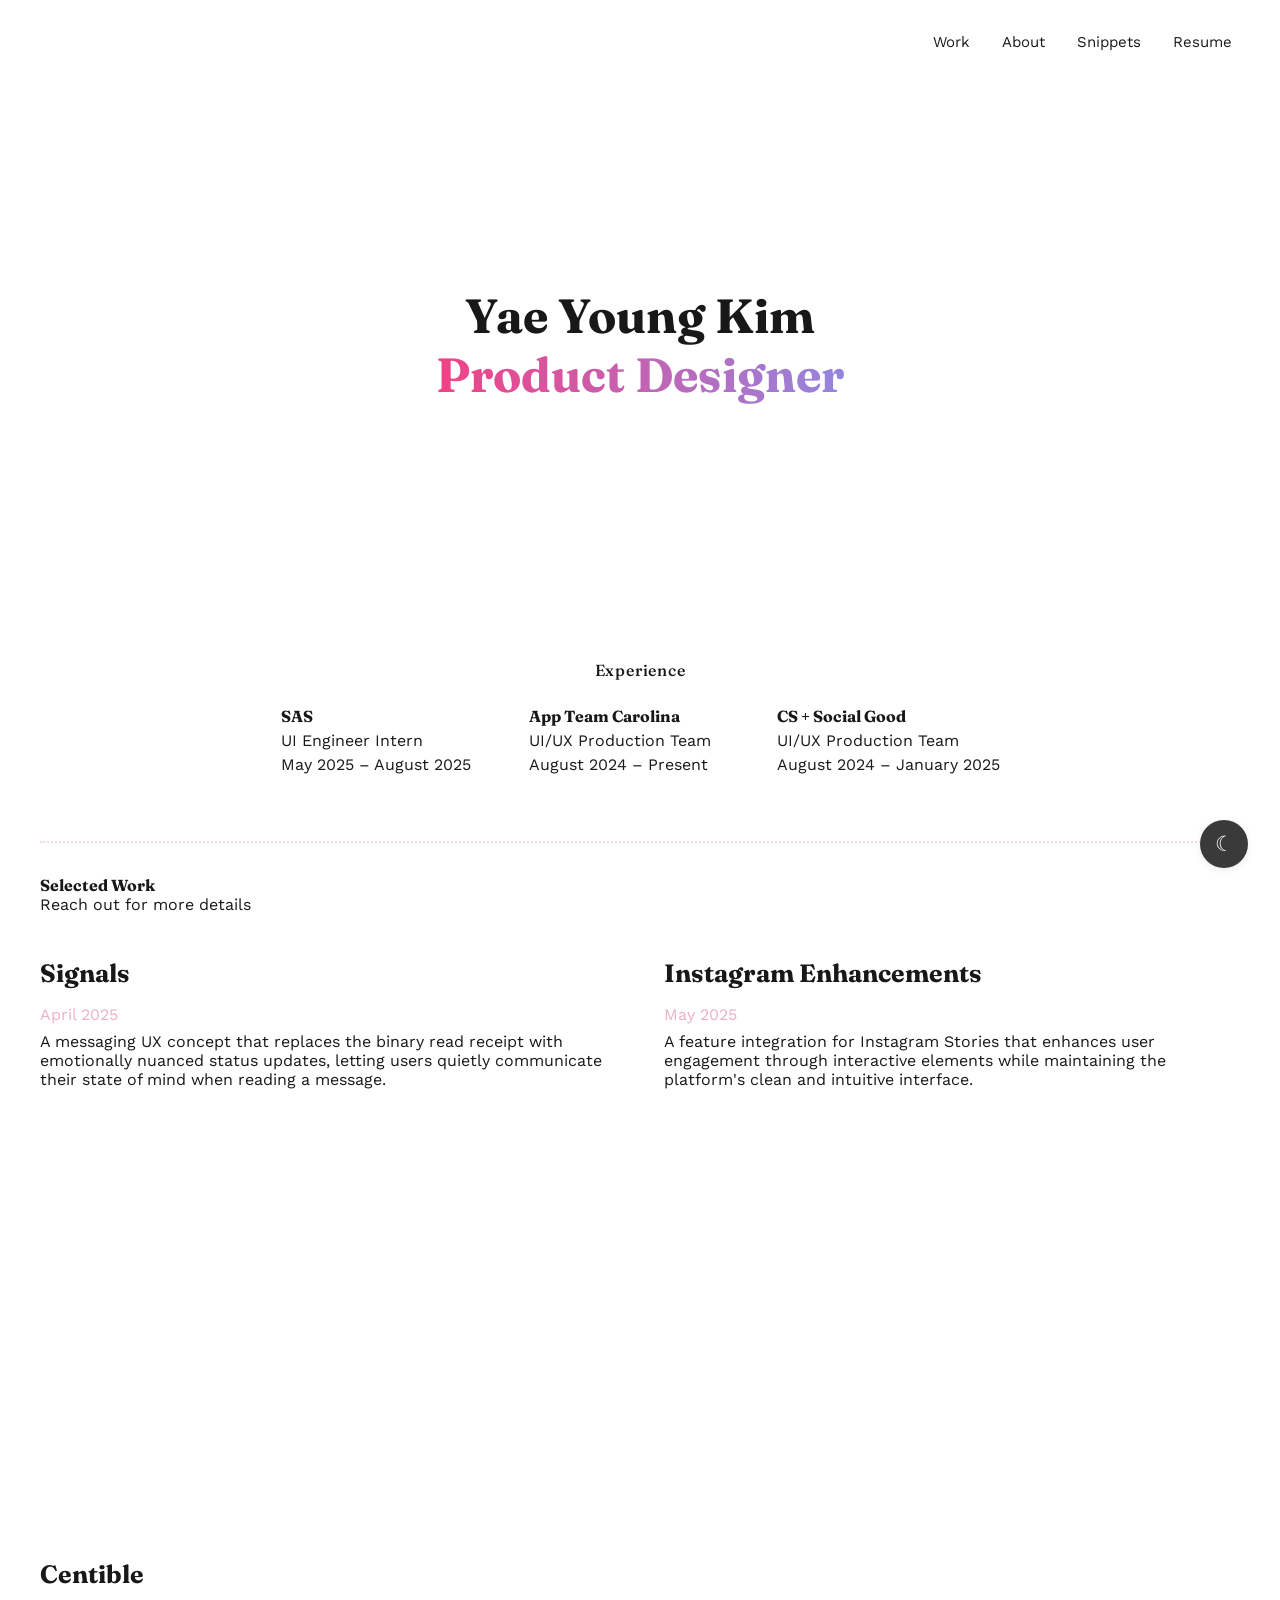
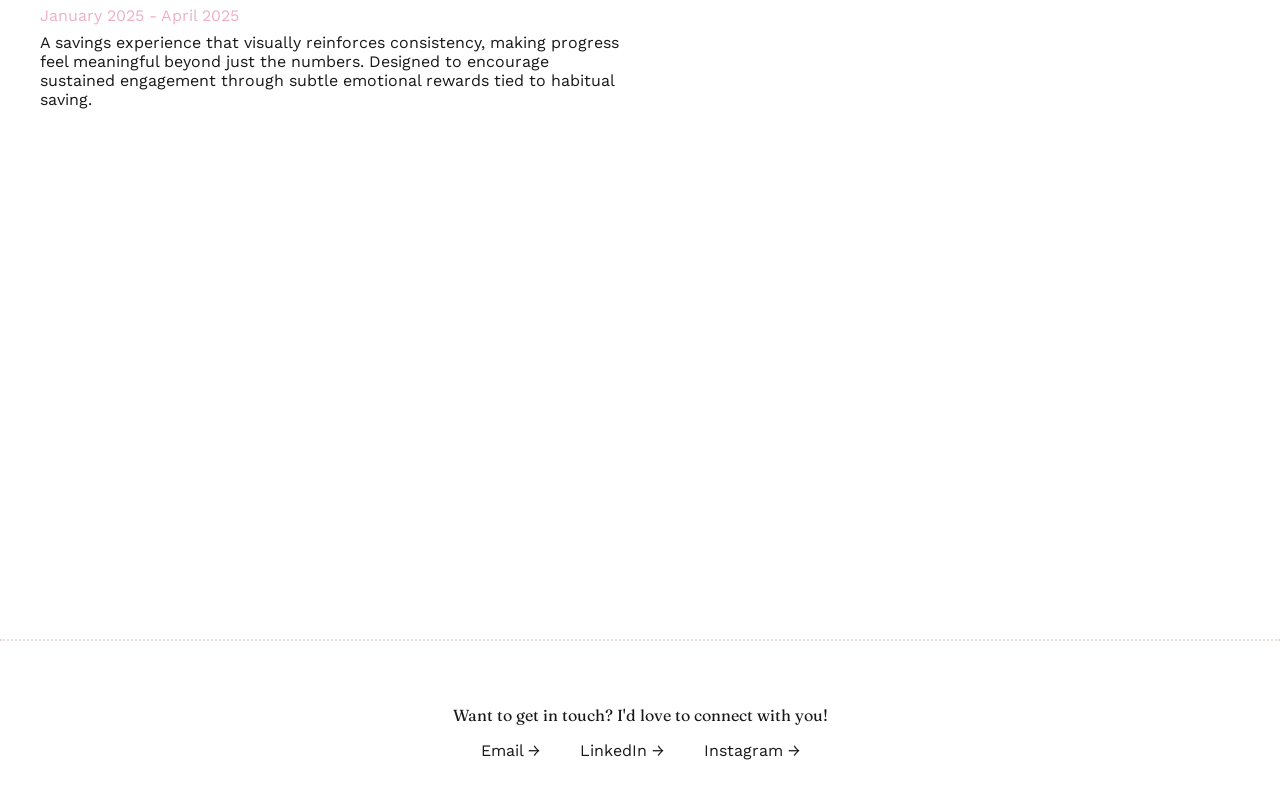
<file: index.html>
<!DOCTYPE html>
<html lang="en">
  <head>
    <meta charset="UTF-8" />
    <meta name="viewport" content="width=device-width, initial-scale=1.0" />
    <title>Yae Young Kim</title>
    <!-- Google Fonts -->
    <link
      href="https://fonts.googleapis.com/css2?family=Fraunces:wght@700&family=Work+Sans:wght@400;500;700&display=swap"
      rel="stylesheet"
    />
    <link rel="stylesheet" href="styles.css" />
    <link rel="icon" href="Images/loopy.png" type="image/x-icon" />
  </head>
  <body>
    <nav class="navbar">
      <ul>
        <li><a href="#work">Work</a></li>
        <li><a href="about.html">About</a></li>
        <li><a href="album.html">Snippets</a></li>
        <li>
          <a
            href="https://drive.google.com/file/d/1s6A3gieS58q5g8A9rHvCLJMA7dpZjDUs/view?usp=sharing"
            target="_blank"
            rel="noopener"
            >Resume</a
          >
        </li>
      </ul>
    </nav>
    <main>
      <section class="hero">
        <h1>
          Yae Young Kim<br /><span class="gradient-text">Product Designer</span>
        </h1>
      </section>
      <section id="work" class="experience">
        <h2 style="font-family: 'Fraunces', serif">Experience</h2>
        <div class="experience-list">
          <div>
            <strong>SAS</strong><br />
            UI Engineer Intern<br />
            May 2025 – August 2025
          </div>
          <div>
            <strong>App Team Carolina</strong><br />
            UI/UX Production Team<br />
            August 2024 – Present
          </div>
          <div>
            <strong>CS + Social Good</strong><br />
            UI/UX Production Team<br />
            August 2024 – January 2025
          </div>
        </div>
      </section>
      <section id="selected-work" class="selected-work">
        <div class="work-header">
          <div>
            <span class="work-label">Selected Work</span><br />
            <span class="work-sub">Reach out for more details</span>
          </div>
        </div>

        <!-- duri -->
        <!-- <div class="work-project">
          <div class="work-project-main">
            <div class="work-project-info">
              <h3 class="work-title">
                <a href="duri.html" class="work-title-link"
                  >Duri - Study Better, Together.
                  <span class="arrow">&rarr;</span></a
                >
              </h3>
              <div class="work-date">May 2025</div>
            </div>
            <div class="work-project-desc">Coming soon! Stay tuned.</div>
          </div>
          <div class="work-images">
            <a href="duri.html" class="work-image-link">
              <video
                src="#"
                class="work-img-desktop"
                autoplay
                loop
                muted
                playsinline
                poster="Images/instagram-poster.jpg"
              ></video>
              <span class="img-arrow">&rarr;</span>
            </a>
          </div>
        </div> -->

        <div class="work-project-row">
          <!-- Signals Card -->
          <div class="work-project">
            <div class="work-project-main">
              <div class="work-project-info">
                <h3 class="work-title">
                  <a href="signals.html" class="work-title-link"
                    >Signals <span class="arrow">&rarr;</span></a
                  >
                </h3>
                <div class="work-date">April 2025</div>
              </div>
              <div class="work-project-desc">
                A messaging UX concept that replaces the binary read receipt
                with emotionally nuanced status updates, letting users quietly
                communicate their state of mind when reading a message.
              </div>
            </div>
            <div class="work-images">
              <a href="signals.html" class="work-image-link"
                ><video
                  src="Images/signals.mp4"
                  class="work-img-desktop-small"
                  autoplay
                  loop
                  muted
                  playsinline
                ></video
              ></a>
            </div>
          </div>

          <!-- Instagram Enhancements Card -->
          <div class="work-project">
            <div class="work-project-main">
              <div class="work-project-info">
                <h3 class="work-title">
                  <a href="instagram.html" class="work-title-link"
                    >Instagram Enhancements <span class="arrow">&rarr;</span></a
                  >
                </h3>
                <div class="work-date">May 2025</div>
              </div>
              <div class="work-project-desc">
                A feature integration for Instagram Stories that enhances user
                engagement through interactive elements while maintaining the
                platform's clean and intuitive interface.
              </div>
            </div>
            <div class="work-images">
              <a href="instagram.html" class="work-image-link"
                ><video
                  src="Images/IG.mp4"
                  class="work-img-desktop-small"
                  autoplay
                  loop
                  muted
                  playsinline
                ></video
              ></a>
            </div>
          </div>
        </div>

        <!-- Centible Card -->
        <div class="work-project-row">
          <div class="work-project">
            <div class="work-project-main">
              <div class="work-project-info">
                <h3 class="work-title">
                  <a href="centible.html" class="work-title-link"
                    >Centible <span class="arrow">&rarr;</span></a
                  >
                </h3>
                <div class="work-date">January 2025 - April 2025</div>
              </div>
              <div class="work-project-desc">
                A savings experience that visually reinforces consistency,
                making progress feel meaningful beyond just the numbers.
                Designed to encourage sustained engagement through subtle
                emotional rewards tied to habitual saving.
              </div>
            </div>
            <div class="work-images">
              <a href="centible.html" class="work-image-link"
                ><video
                  src="Images/centible_cover.mp4"
                  class="work-img-desktop-small"
                  autoplay
                  loop
                  muted
                  playsinline
                ></video
              ></a>
            </div>
          </div>
        </div>
      </section>
    </main>
    <footer class="footer">
      <div class="footer-container">
        <p class="footer-heading">
          Want to get in touch? I'd love to connect with you!
        </p>
        <div class="footer-links">
          <a href="mailto:yaeyoung@ad.unc.edu">Email &rarr;</a>
          <a
            href="https://www.linkedin.com/in/yaeyyoung/"
            target="_blank"
            rel="noopener"
            >LinkedIn &rarr;</a
          >
          <a
            href="https://www.instagram.com/yaeyyoung/?hl=en"
            target="_blank"
            rel="noopener"
            >Instagram &rarr;</a
          >
        </div>
      </div>
    </footer>
    <button
      id="darkModeToggle"
      class="dark-mode-toggle"
      aria-label="Toggle dark mode"
    >
      ☾
    </button>
    <script>
      const toggle = document.getElementById("darkModeToggle");
      const prefersDark = window.matchMedia(
        "(prefers-color-scheme: dark)"
      ).matches;
      const savedMode = localStorage.getItem("darkMode");
      if (savedMode === "true" || (!savedMode && prefersDark)) {
        document.body.classList.add("dark-mode");
      }
      toggle.addEventListener("click", () => {
        document.body.classList.toggle("dark-mode");
        localStorage.setItem(
          "darkMode",
          document.body.classList.contains("dark-mode")
        );
      });
    </script>
  </body>
</html>
</file>
<file: styles.css>
body {
  margin: 0;
  padding: 0;
  background: white;
  font-family: "Work Sans", Arial, sans-serif;
  color: #181818;
}

.navbar {
  position: sticky;
  top: 0;
  background: white;
  padding: 2rem 3rem 0 0;
  text-align: right;
  z-index: 100;
  padding-bottom: 1.5rem;
}

.navbar ul {
  list-style: none;
  margin: 0;
  padding: 0;
  display: inline-flex;
  gap: 2rem;
}

.navbar a {
  text-decoration: none;
  color: #181818;
  font-family: "Work Sans", Arial, sans-serif;
  font-weight: 400;
  font-size: 15px;
  transition: color 0.2s;
}

.navbar a:hover {
  color: #a67c52;
}

main {
  display: flex;
  flex-direction: column;
  align-items: center;
  min-height: 100vh;
  justify-content: center;
}

.hero {
  display: flex;
  flex-direction: column;
  align-items: center;
  justify-content: center;
  min-height: 60vh;
}

.hero h1 {
  font-family: "Fraunces", serif;
  font-size: 3rem;
  font-weight: 700;
  text-align: center;
  margin: 0;
}

.hero h1 span {
  display: block;
}

.experience {
  margin-top: 2rem;
  text-align: center;
}

.experience h2 {
  font-family: "Work Sans", Arial, sans-serif;
  font-size: 1rem;
  font-weight: 500;
  letter-spacing: 0.05em;
  margin-bottom: 1.5rem;
}

.experience-list {
  display: flex;
  justify-content: center;
  gap: 3rem;
  font-size: 1rem;
  font-family: "Work Sans", Arial, sans-serif;
  line-height: 1.5;
}

.experience-list div {
  min-width: 200px;
  text-align: left;
}

.experience-list strong {
  font-weight: 700;
  font-family: "Fraunces", serif;
}

@media (max-width: 900px) {
  .experience-list {
    flex-direction: column;
    align-items: center;
    gap: 1.5rem;
  }
  .experience-list div {
    text-align: center;
  }
}

.selected-work {
  margin: 4rem auto 0 auto;
  max-width: 1200px;
  padding: 2rem 0 0 0;
  border-top: 2px dotted #f7dbe5;
}

.work-header {
  margin-bottom: 2.5rem;
}

.work-label {
  font-family: "Fraunces", serif;
  font-weight: 700;
}

.work-sub {
  font-family: "Work Sans", Arial, sans-serif;
}

.work-project {
  display: flex;
  flex-direction: column;
  margin-bottom: 50px;
}

.work-project-main {
  display: flex;
  flex-wrap: wrap;
  align-items: flex-start;
  justify-content: space-between;
  width: 100%;
  max-width: 100%;
  box-sizing: border-box;
}

.work-project-info {
  min-width: 320px;
}

.work-title {
  font-family: "Fraunces", serif;
  font-size: 25px;
  font-weight: 700;
  margin: 0 0 0.5rem 0;
  display: inline-block;
}

.work-title .arrow {
  display: inline-block;
  opacity: 0;
  transform: translateX(-10px);
  transition: opacity 0.3s, transform 0.3s;
}

.work-title-link:hover .arrow,
.work-title-link:focus .arrow {
  opacity: 1;
  transform: translateX(0);
}

.work-date {
  font-family: "Work Sans", Arial, sans-serif;
  color: #eeb0c6;
}

.work-project-desc {
  font-family: "Work Sans", Arial, sans-serif;
  margin-top: 0.5rem;
}

.work-images {
  width: 100%;
  max-width: 100%;
  margin-top: 1rem;
  display: flex;
  flex-direction: column;
  align-items: center;
  box-sizing: border-box;
}

.work-image-link {
  width: 100%;
  max-width: 100%;
  display: block;
  border-radius: 2rem;
  overflow: hidden;
}

.work-image-link img {
  width: 100%;
  max-width: 100%;
  height: 400px;
  object-fit: cover;
  display: block;
  transition: transform 0.4s cubic-bezier(0.4, 1.5, 0.5, 1);
}

.work-image-link:hover img,
.work-image-link:focus img {
  transform: scale(1.05);
  z-index: 1;
}

.work-img-mobile {
  border-radius: 2rem;
  background: #ede6e3;
  width: 300px;
  height: 180px;
  object-fit: cover;
}

.work-img-desktop {
  border-radius: 2rem;
  background: #f7dbe5;
  width: 100%;
  max-width: 100%;
  height: auto;
  object-fit: cover;
  display: block;
}

@media (max-width: 900px) {
  .work-project-main {
    flex-direction: column;
    gap: 1.5rem;
  }
  .work-title {
    font-size: 2rem;
  }
  .work-img-desktop {
    width: 90vw;
    height: auto;
    min-width: 0;
  }
  .work-img-mobile {
    width: 45vw;
    height: auto;
    min-width: 0;
  }
  .selected-work {
    padding-left: 30px;
    padding-right: 30px;
  }
}

img {
  width: 100%;
  height: 400px;
  object-fit: cover;
  display: block;
}

.work-img-desktop,
.work-img-mobile {
  width: 100%;
  height: 600px;
  max-width: 100%;
  object-fit: cover;
  display: block;
}

.work-img-desktop-small,
.work-img-mobile {
  width: 100%;
  height: 400px;
  max-width: 100%;
  object-fit: cover;
  display: block;
  border-radius: 2rem;
}

.footer {
  border-top: 2px dotted #e5dedb;
  margin-top: 4rem;
  padding: 3rem 0 2rem 0;
  background: transparent;
}

.footer-container {
  max-width: 1200px;
  margin: 0 auto;
  text-align: center;
}

.footer-heading {
  font-family: "Fraunces", serif;
  margin-bottom: 2 rem;
  color: #181818;
}

.footer-links {
  display: flex;
  justify-content: center;
  gap: 2.5rem;
  flex-wrap: wrap;
}

.footer-links a {
  font-family: "Work Sans", Arial, sans-serif;
  color: #181818;
  text-decoration: none;
  transition: color 0.2s;
}

.footer-links a:hover {
  color: #a67c52;
}

@media (max-width: 700px) {
  .footer-heading {
    font-size: 1.5rem;
  }
  .footer-links {
    gap: 1.2rem;
  }
  .footer-links a {
    font-size: 1rem;
  }
}

.work-title-link {
  color: inherit;
  text-decoration: none;
  font-family: inherit;
  font-size: inherit;
  font-weight: inherit;
  display: inline-block;
  transition: color 0.2s;
}

.work-title-link:hover {
  color: #a67c52;
}

/* Remove or override any global .arrow styles if present */
.arrow {
  font-size: 2.2rem;
  vertical-align: middle;
  /* Remove any always-visible settings */
}

.gradient-text {
  background: linear-gradient(90deg, #f34185, #9485df);
  -webkit-background-clip: text;
  -webkit-text-fill-color: transparent;
  background-clip: text;
  color: transparent;
  display: inline-block;
}

/* Album Page Styles */
.album-hero {
  display: flex;
  flex-direction: column;
  align-items: center;
  justify-content: center;
  min-height: 30vh;
  text-align: center;
  padding: 2rem 1rem;
}

.album-subtitle {
  font-family: "Work Sans", Arial, sans-serif;
  font-size: 1.2rem;
  color: #181818;
  margin-top: 1rem;
}

.masonry-grid {
  columns: 4;
  column-gap: 1.2rem;
  padding: 1.5rem;
  max-width: 1600px;
  margin: 0 auto;
}

.masonry-item {
  break-inside: avoid;
  margin-bottom: 1.2rem;
  position: relative;
  border-radius: 1rem;
  overflow: hidden;
  background: #f5f5f5;
}

.masonry-item img,
.masonry-item video {
  width: 100%;
  height: auto;
  display: block;
  transition: all 0.4s cubic-bezier(0.4, 1.5, 0.5, 1);
}

.image-overlay {
  position: absolute;
  top: 0;
  left: 0;
  right: 0;
  bottom: 0;
  background: rgba(255, 255, 255, 0);
  display: flex;
  align-items: center;
  justify-content: center;
  opacity: 0;
  transition: all 0.4s cubic-bezier(0.4, 1.5, 0.5, 1);
}

.image-description {
  color: #181818;
  font-family: "Work Sans", Arial, sans-serif;
  font-size: 1rem;
  text-align: center;
  padding: 1rem;
  transform: translateY(20px);
  transition: transform 0.4s cubic-bezier(0.4, 1.5, 0.5, 1);
}

.masonry-item:hover img,
.masonry-item:hover video {
  filter: brightness(0.9);
}

.masonry-item:hover .image-overlay {
  background: rgba(255, 255, 255, 0.9);
  opacity: 1;
}

.masonry-item:hover .image-description {
  transform: translateY(0);
}

@media (max-width: 1400px) {
  .masonry-grid {
    columns: 3;
    padding: 1rem;
  }
}

@media (max-width: 1024px) {
  .masonry-grid {
    columns: 2;
    padding: 1rem;
  }
}

@media (max-width: 768px) {
  .masonry-grid {
    columns: 1;
    padding: 0.5rem;
  }

  .masonry-item {
    margin-bottom: 1rem;
  }
}

/* Dark Mode Toggle Button */
.dark-mode-toggle {
  position: fixed;
  bottom: 2rem;
  right: 2rem;
  width: 48px;
  height: 48px;
  background: #3a3a3a;
  border: none;
  border-radius: 50%;
  box-shadow: 0 2px 8px rgba(0, 0, 0, 0.08);
  display: flex;
  align-items: center;
  justify-content: center;
  cursor: pointer;
  z-index: 2000;
  font-size: 1.3rem;
  transition: background 0.3s;
  color: white;
}

.dark-mode-toggle:hover {
  background: #686666;
}

.dark-mode-toggle .moon {
  display: block;
  width: 24px;
  height: 24px;
  background: radial-gradient(circle at 60% 40%, #181818 60%, transparent 62%);
  border-radius: 50%;
  position: relative;
}

.dark-mode-toggle .moon::before {
  content: "";
  position: absolute;
  left: 8px;
  top: 4px;
  width: 16px;
  height: 16px;
  background: #f7dbe5;
  border-radius: 50%;
  box-shadow: 0 0 0 0 #f7dbe5;
}

/* Dark Mode Styles */
body.dark-mode {
  background: #181818;
  color: white;
}

body.dark-mode .navbar,
body.dark-mode .footer {
  background: #181818;
  border-color: #3a3a3a;
}

body.dark-mode .navbar a,
body.dark-mode .footer-links a,
body.dark-mode .footer-heading {
  color: white;
}

body.dark-mode .selected-work,
body.dark-mode .experience,
body.dark-mode .about-section,
body.dark-mode .album-hero,
body.dark-mode .masonry-item {
  color: white;
}

body.dark-mode .gradient-text {
  background: linear-gradient(90deg, #e75488, #9485df);
  -webkit-background-clip: text;
  -webkit-text-fill-color: transparent;
  background-clip: text;
  color: transparent;
}

body.dark-mode .image-overlay {
  background: rgba(24, 24, 24, 0.85) !important;
}

body.dark-mode .image-description {
  color: #f7dbe5;
}

.work-project-row {
  display: flex;
  flex-direction: row;
  width: 1200px;
  max-width: 1200px;
  width: 100%;
  justify-content: space-between;
  align-items: flex-start;
  gap: 3rem;
}
.work-project-row .work-project {
  flex: 0 1 49%;
  max-width: 49%;
}
@media (max-width: 900px) {
  .work-project-row {
    flex-direction: column;
    gap: 2rem;
    max-width: 100vw;
  }
  .work-project-row .work-project {
    max-width: 100%;
    flex: 1 1 100%;
  }
}
</file>
